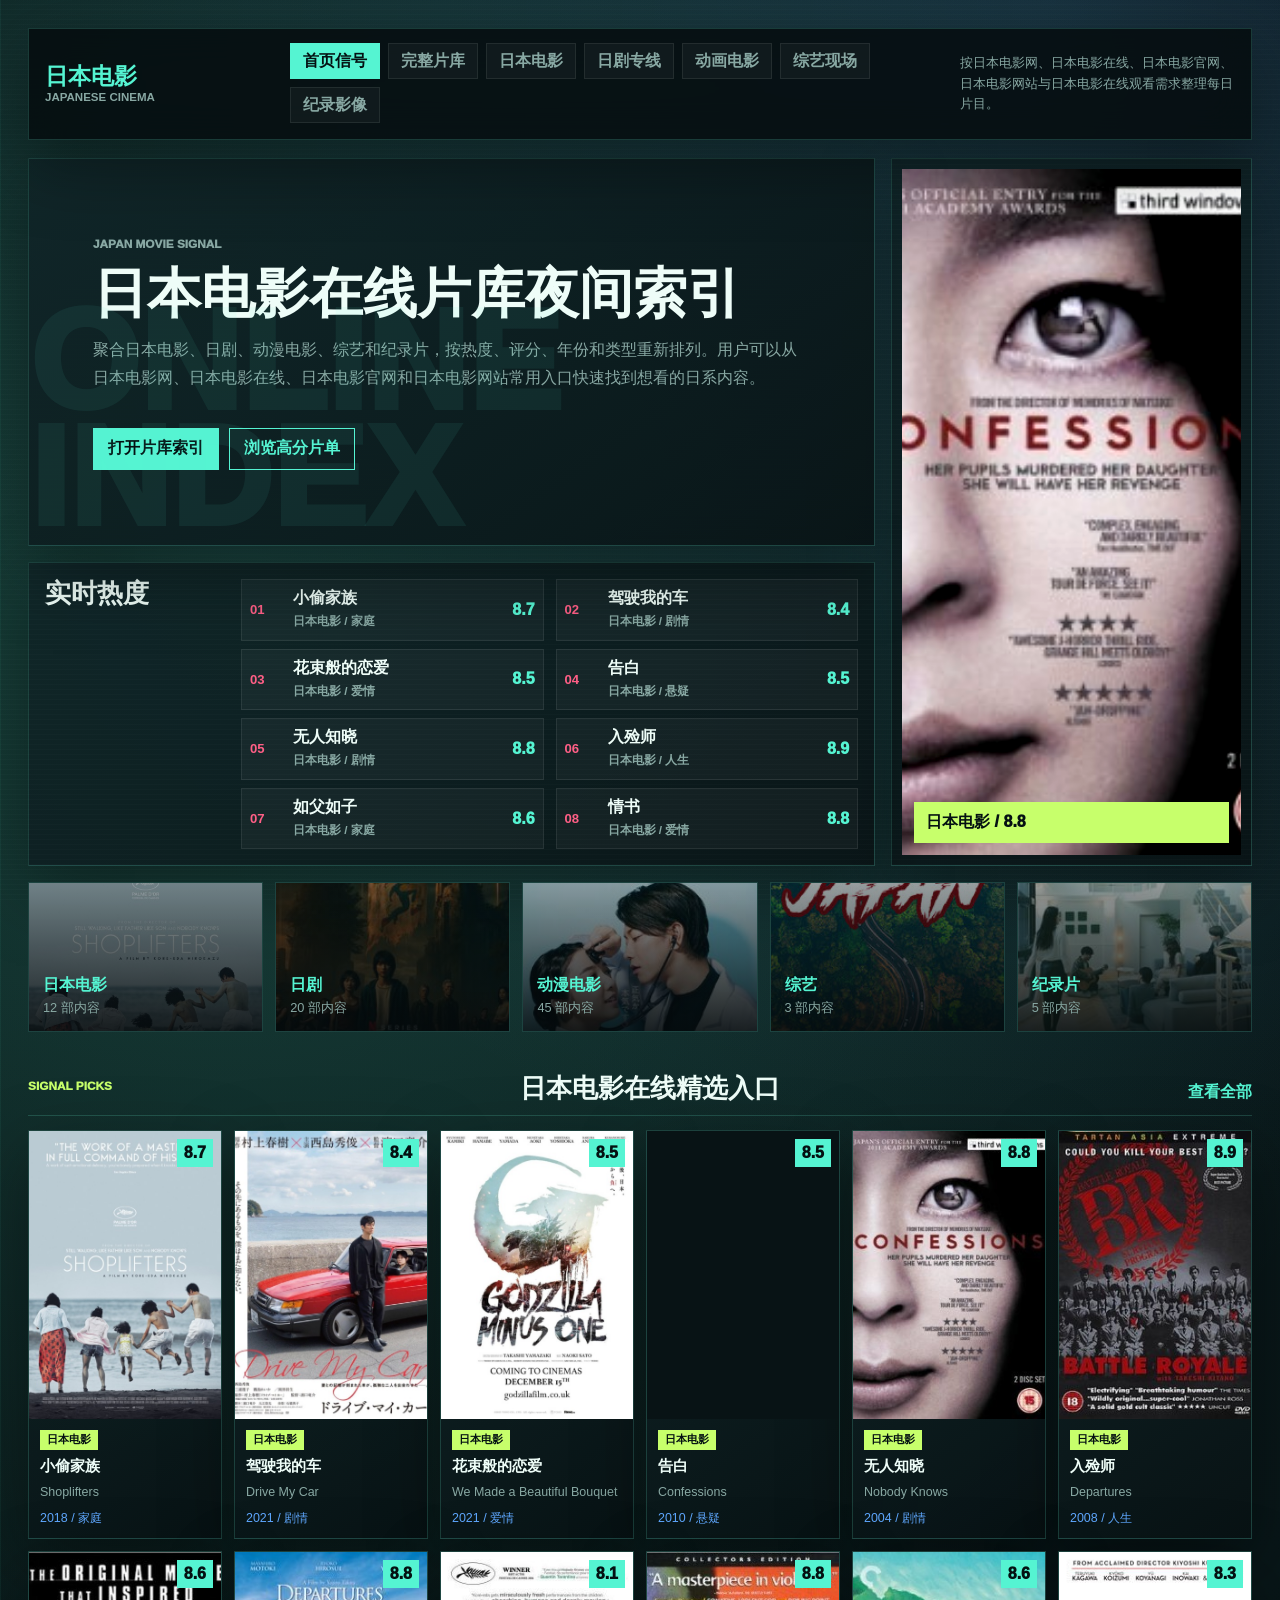
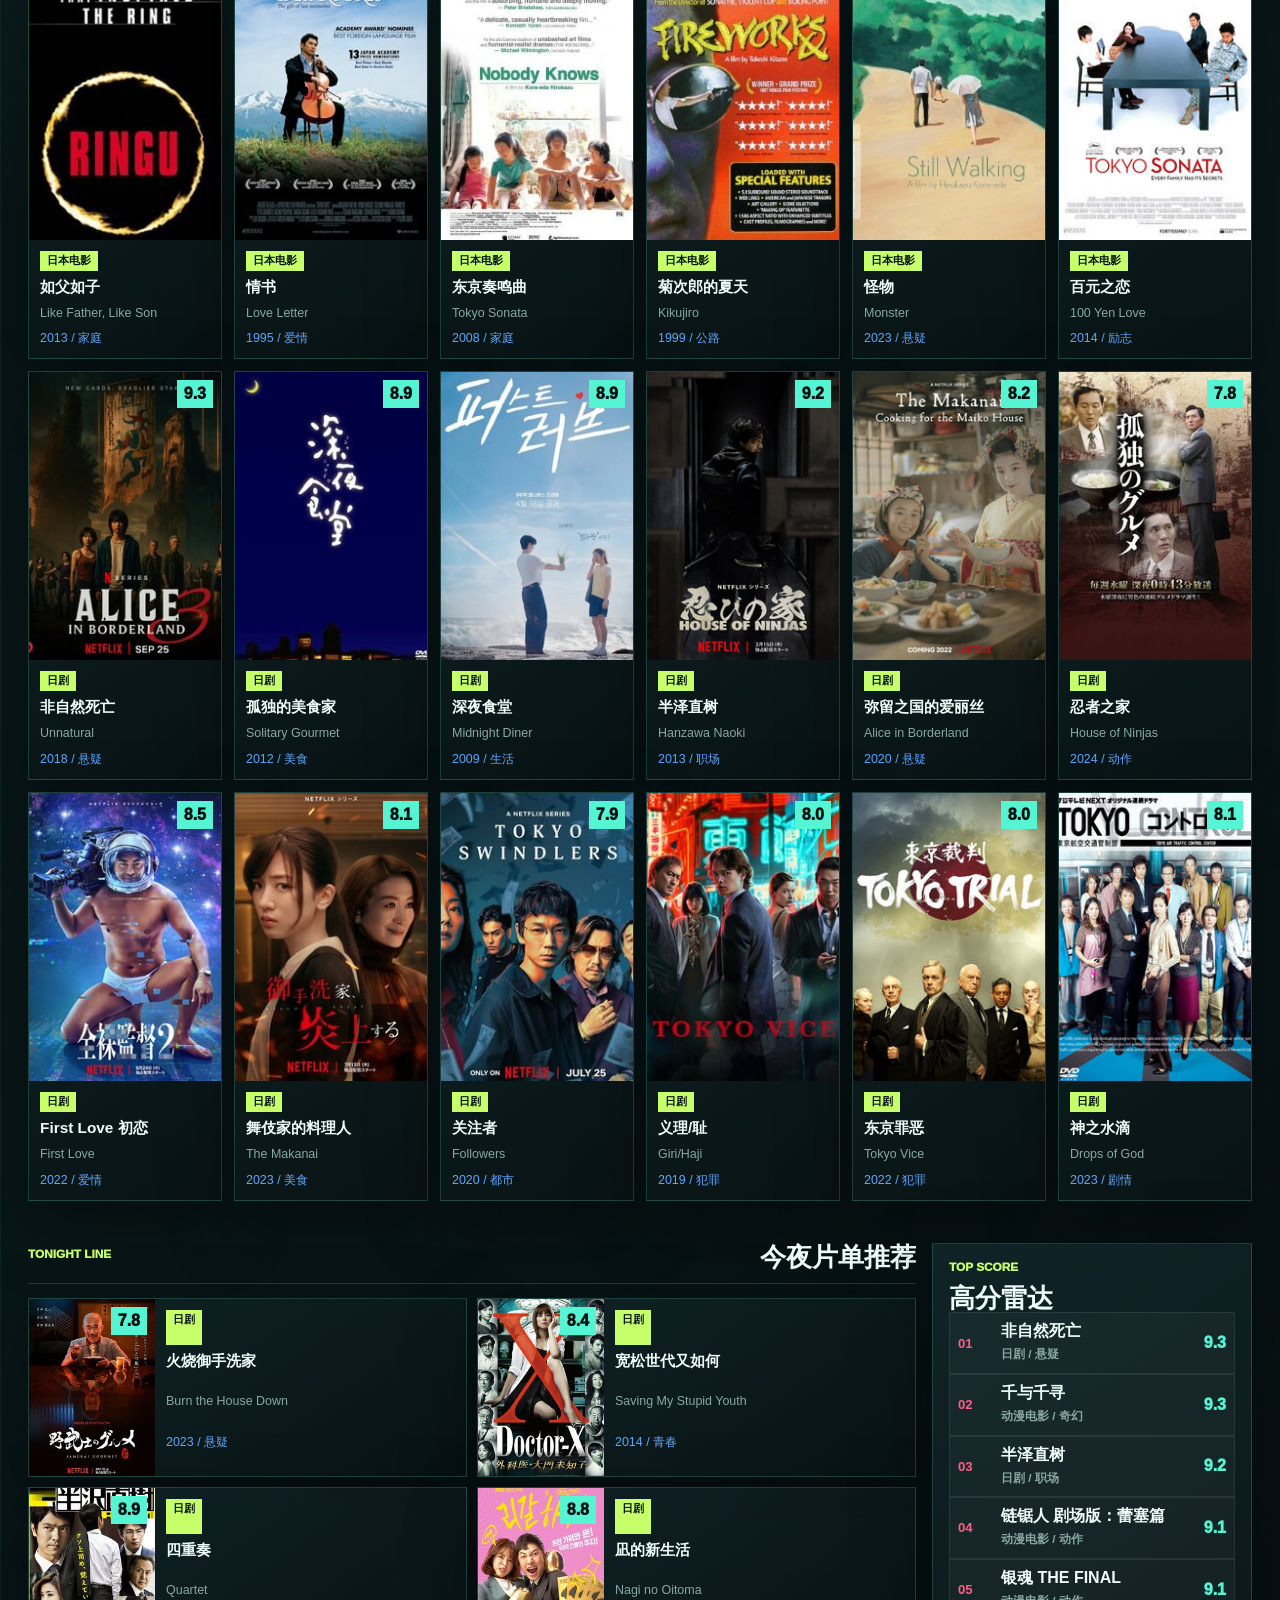
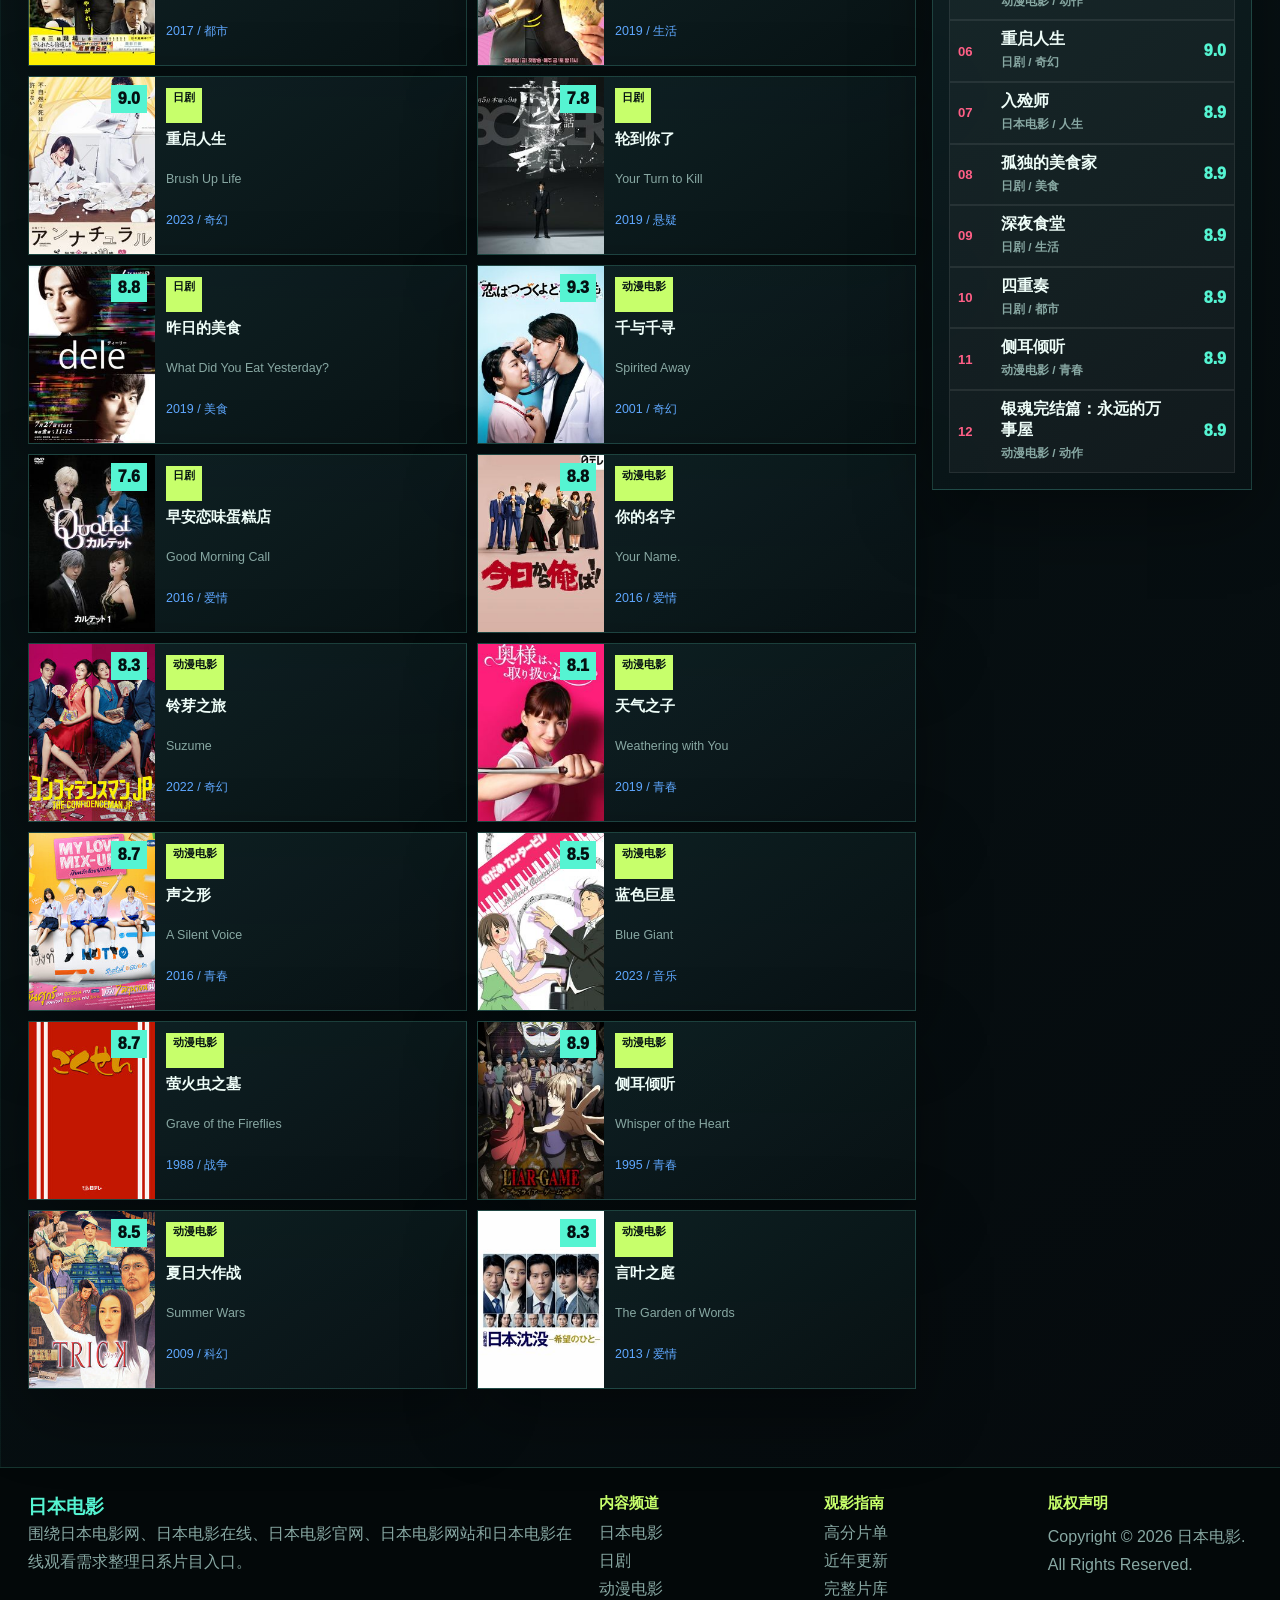
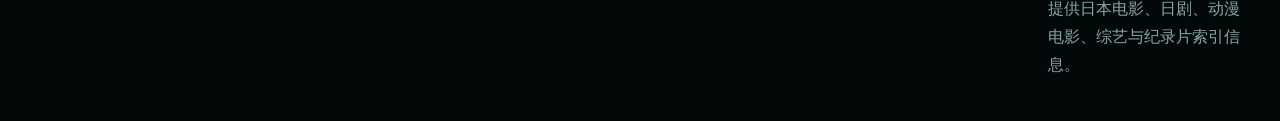
<file: index.html>
<!doctype html>
<html lang="zh-CN">
  <head>
    <meta charset="UTF-8" />
    <meta name="viewport" content="width=device-width, initial-scale=1.0" />
    <title>日本电影在线观看-海量资源库日系精品聚合-日本电影精彩视频高清在线观看平台</title>
    <meta name="keywords" content="日本电影,在线观看,海量资源,日本视频,精彩视频,观看平台,高清在线" />
    <meta name="description" content="日本电影在线观看是2026年全新升级的在线影院，聚合日本全分区海量影视资源，涵盖日剧、电影、动漫、综艺、纪录片等。支持多端同步访问，海量高清精彩视频每日更新，无需下载即可观看，全部免费开放。" />
    <link rel="stylesheet" href="./styles.css" />
  </head>
  <body data-page="home">
    <div class="site-shell">
      <aside class="side-nav">
        <a class="brand" href="./index.html"><strong>日本电影</strong><span>Japanese Cinema</span></a>
        <nav aria-label="主导航">
          <a class="active" href="./index.html">首页信号</a>
          <a href="./library.html">完整片库</a>
          <a href="./library.html?kind=日本电影">日本电影</a>
          <a href="./library.html?kind=日剧">日剧专线</a>
          <a href="./library.html?kind=动漫电影">动画电影</a>
          <a href="./library.html?kind=综艺">综艺现场</a>
          <a href="./library.html?kind=纪录片">纪录影像</a>
        </nav>
        <p>按日本电影网、日本电影在线、日本电影官网、日本电影网站与日本电影在线观看需求整理每日片目。</p>
      </aside>
      <main>
        <section class="hero">
          <div class="hero-copy">
            <p class="eyebrow">Japan Movie Signal</p>
            <h1>日本电影在线片库夜间索引</h1>
            <p>聚合日本电影、日剧、动漫电影、综艺和纪录片，按热度、评分、年份和类型重新排列。用户可以从日本电影网、日本电影在线、日本电影官网和日本电影网站常用入口快速找到想看的日系内容。</p>
            <div class="hero-actions">
              <a class="action" href="./library.html">打开片库索引</a>
              <a class="ghost" href="./library.html?sort=score">浏览高分片单</a>
            </div>
          </div>
          <div class="feature-poster" id="featurePoster"></div>
          <div class="ticker">
            <h2>实时热度</h2>
            <div id="tickerList"></div>
          </div>
        </section>
        <section class="type-rail" id="typeRail" aria-label="内容频道"></section>
        <section class="section vault-section">
          <div class="section-head">
            <p class="eyebrow">Signal Picks</p>
            <h2>日本电影在线精选入口</h2>
            <a href="./library.html">查看全部</a>
          </div>
          <div class="vault-grid" id="vaultGrid"></div>
        </section>
        <section class="section dual-section">
          <div>
            <div class="section-head">
              <p class="eyebrow">Tonight Line</p>
              <h2>今夜片单推荐</h2>
            </div>
            <div class="week-grid" id="weekGrid"></div>
          </div>
          <aside class="score-board">
            <p class="eyebrow">Top Score</p>
            <h2>高分雷达</h2>
            <div id="scoreRank"></div>
          </aside>
        </section>
      </main>
    </div>
    <footer class="footer">
      <div><strong>日本电影</strong><p>围绕日本电影网、日本电影在线、日本电影官网、日本电影网站和日本电影在线观看需求整理日系片目入口。</p></div>
      <div><h3>内容频道</h3><a href="./library.html?kind=日本电影">日本电影</a><a href="./library.html?kind=日剧">日剧</a><a href="./library.html?kind=动漫电影">动漫电影</a></div>
      <div><h3>观影指南</h3><a href="./library.html?sort=score">高分片单</a><a href="./library.html?sort=year">近年更新</a><a href="./library.html">完整片库</a></div>
      <div><h3>版权声明</h3><p>Copyright © 2026 日本电影. All Rights Reserved.</p><p>提供日本电影、日剧、动漫电影、综艺与纪录片索引信息。</p></div>
    </footer>
    <script src="./app.js"></script>
  </body>
</html>
</file>
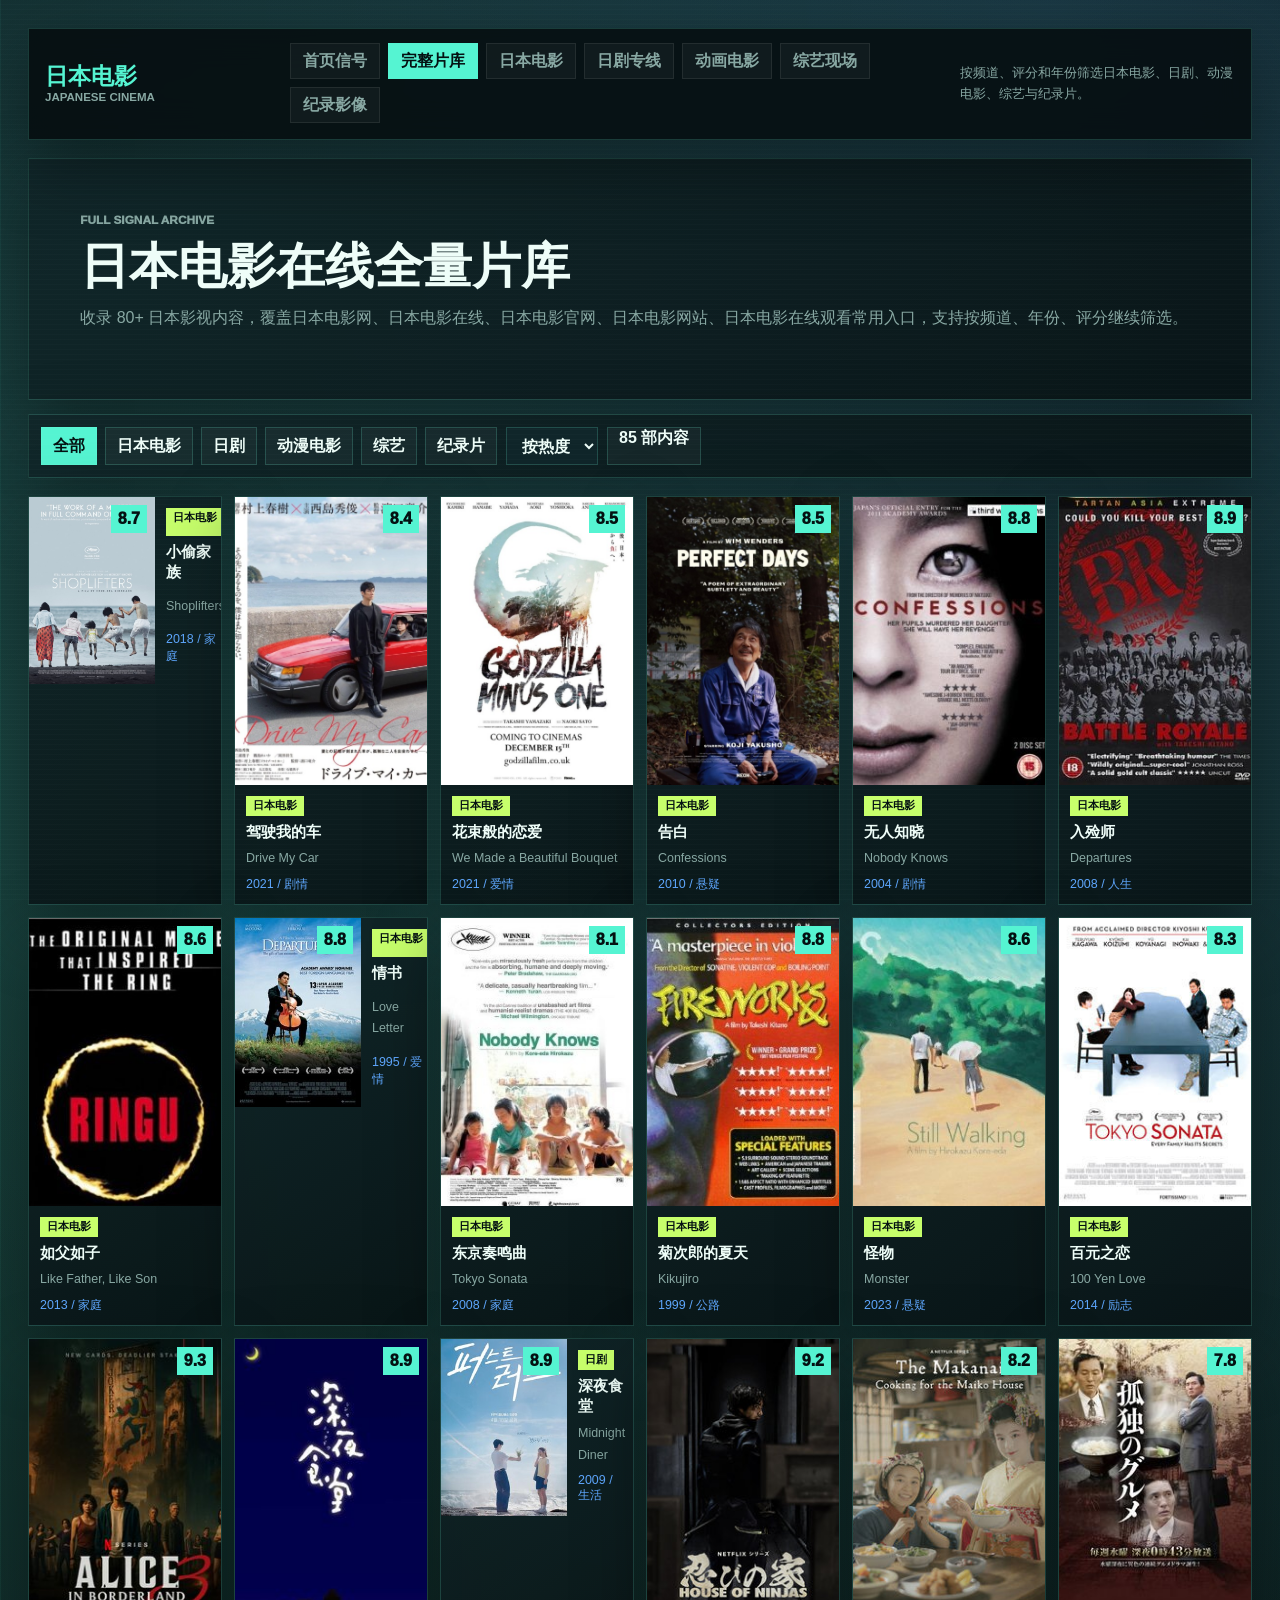
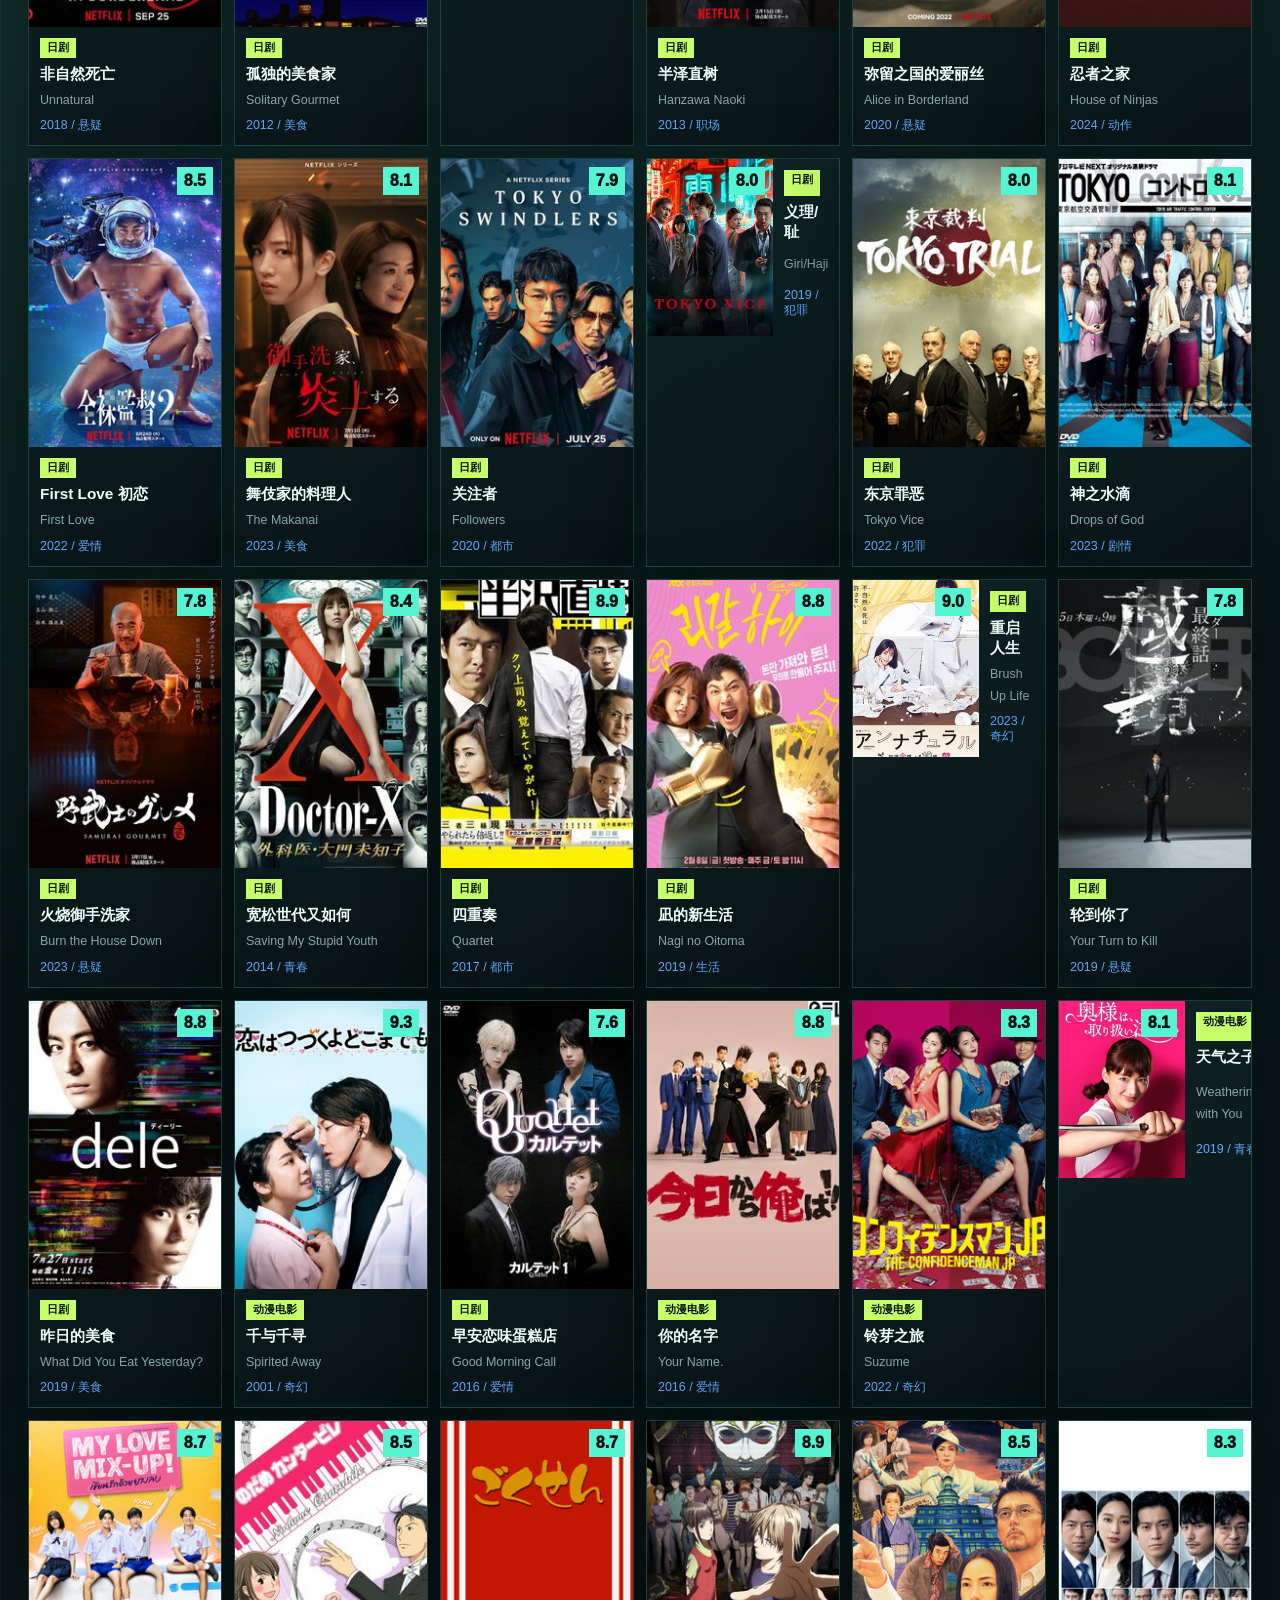
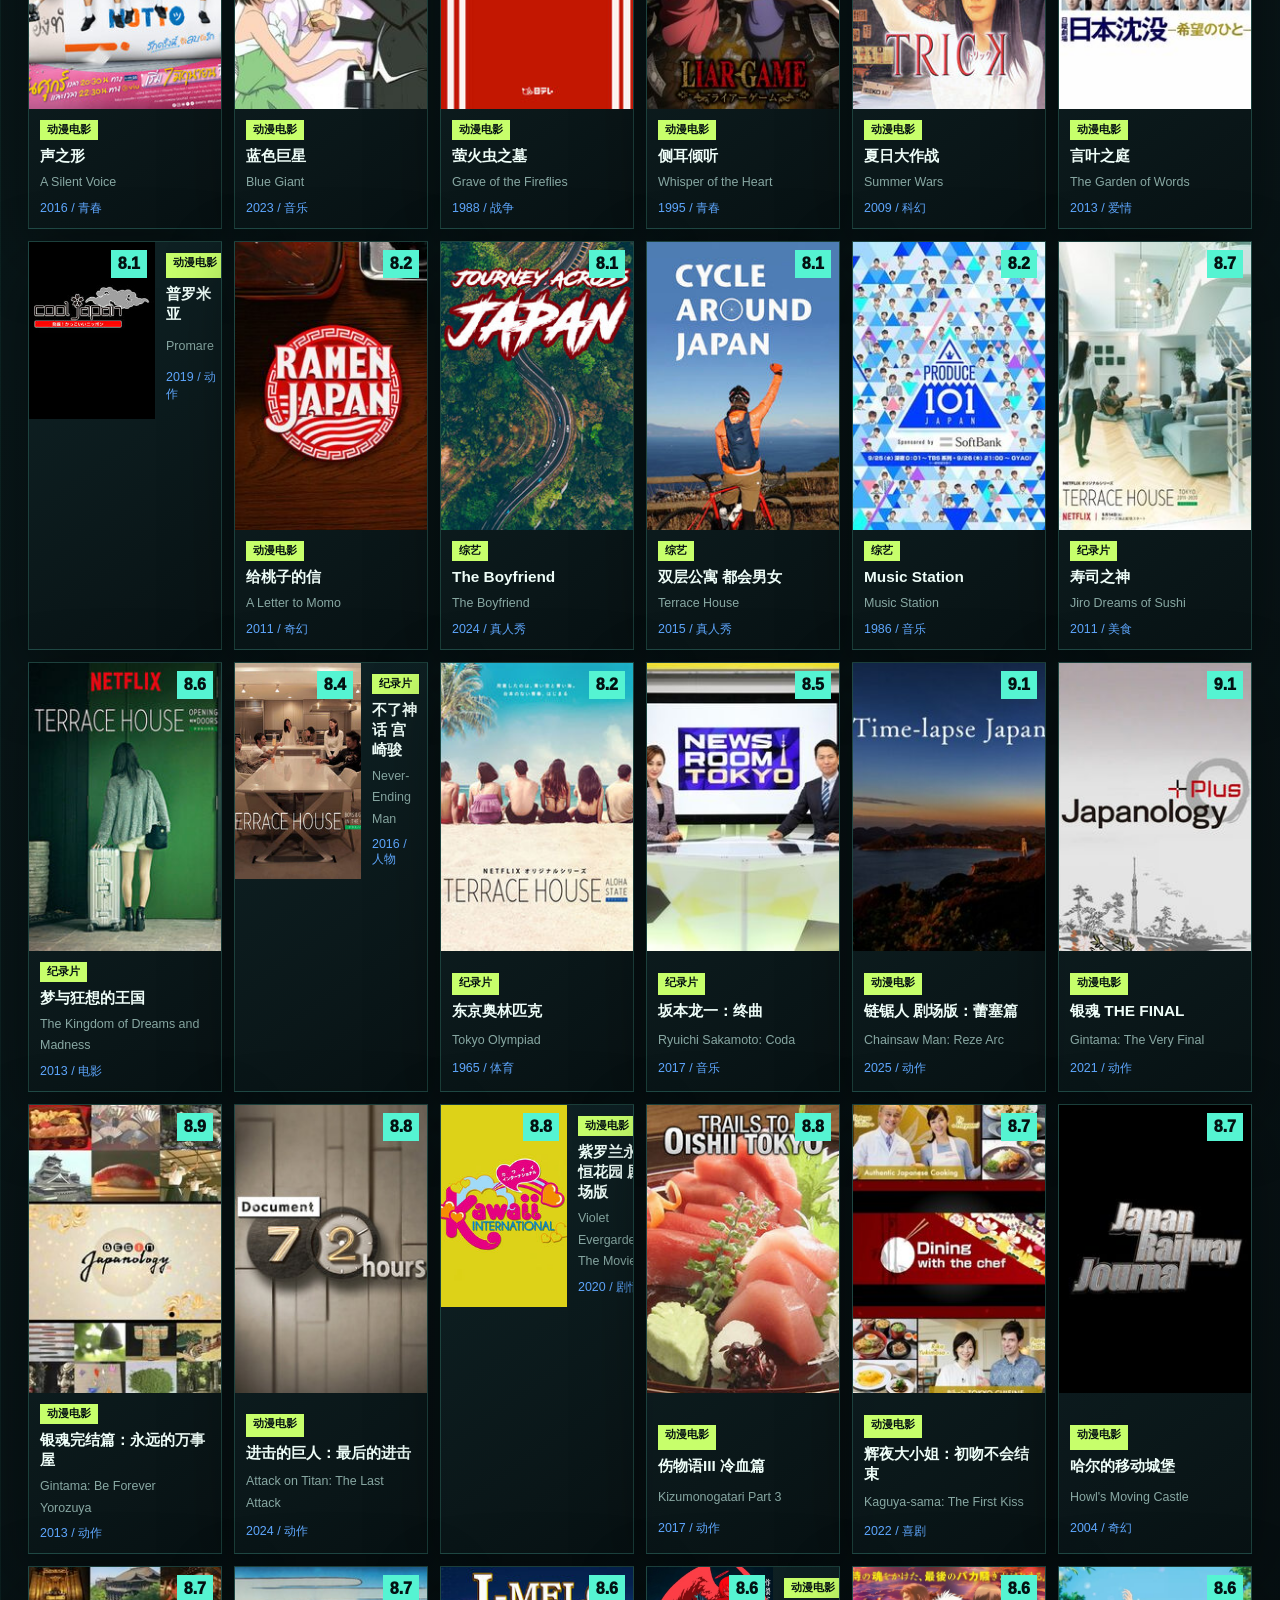
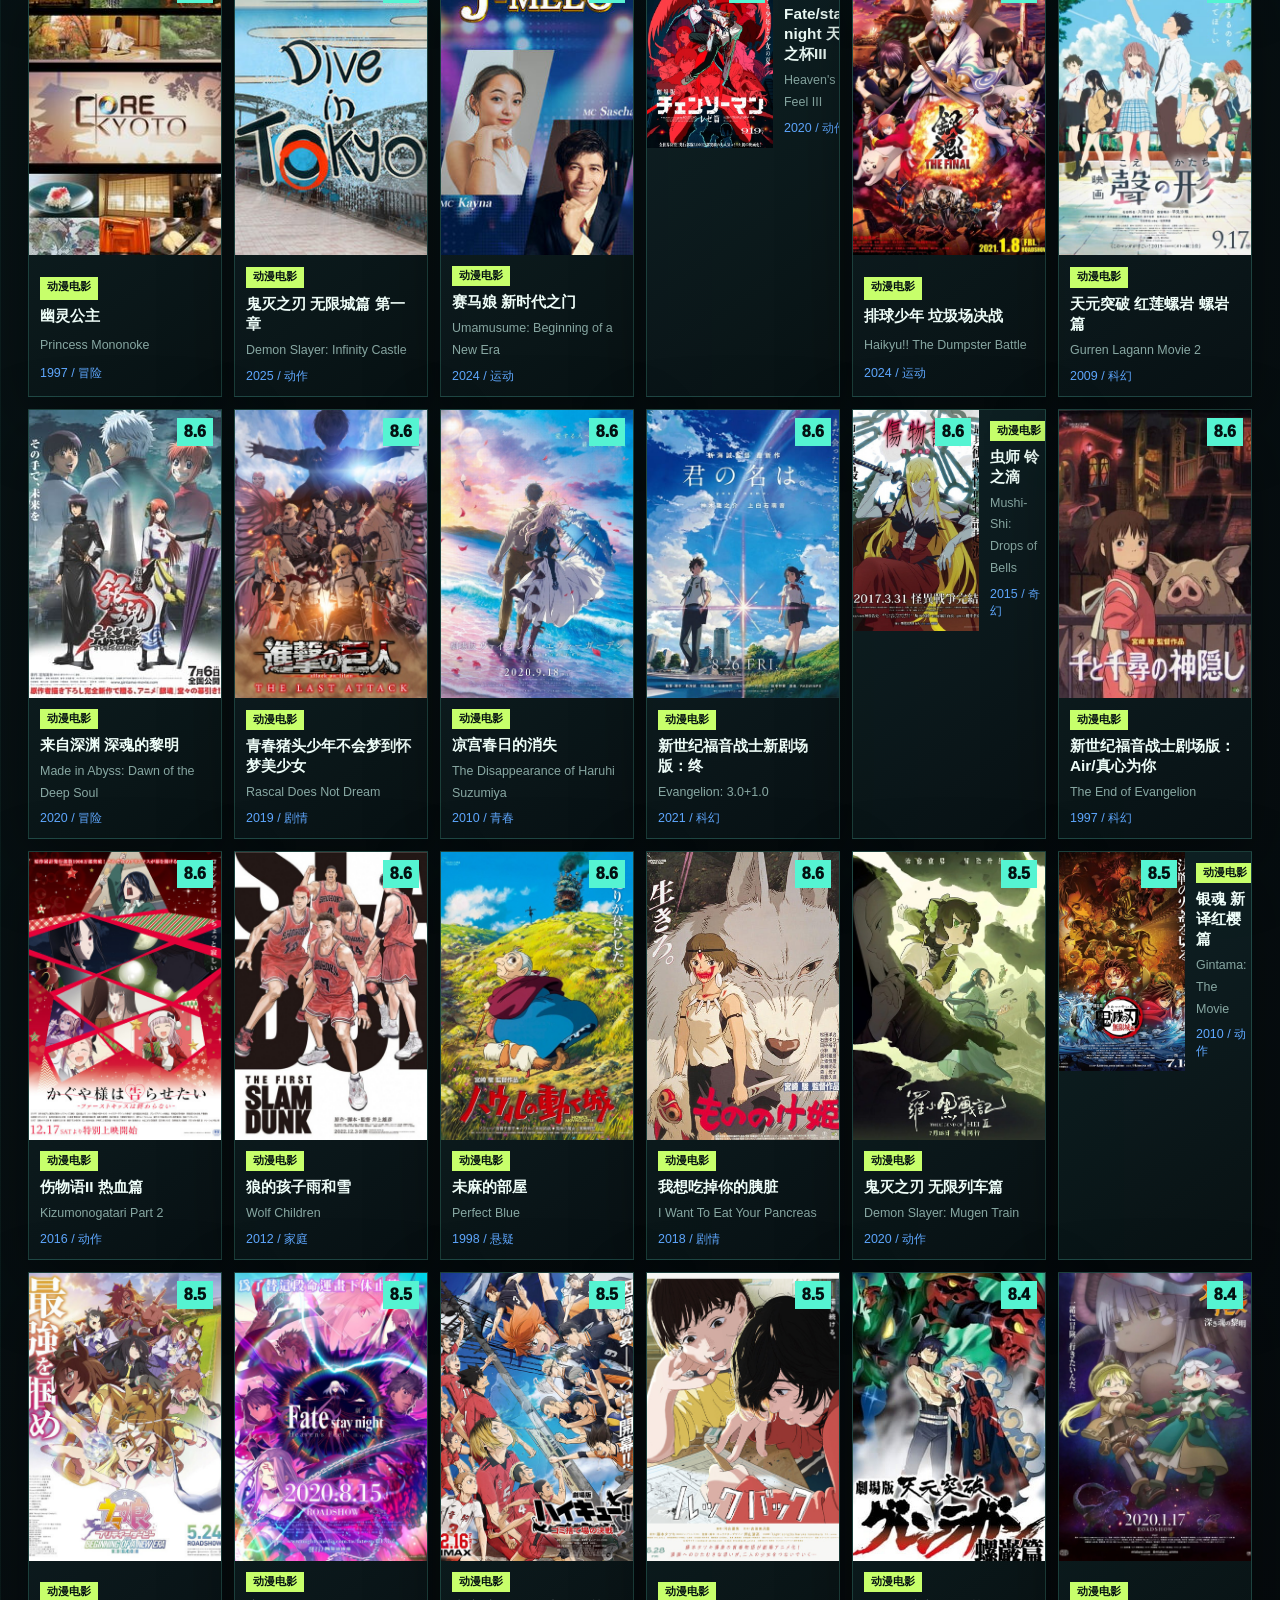
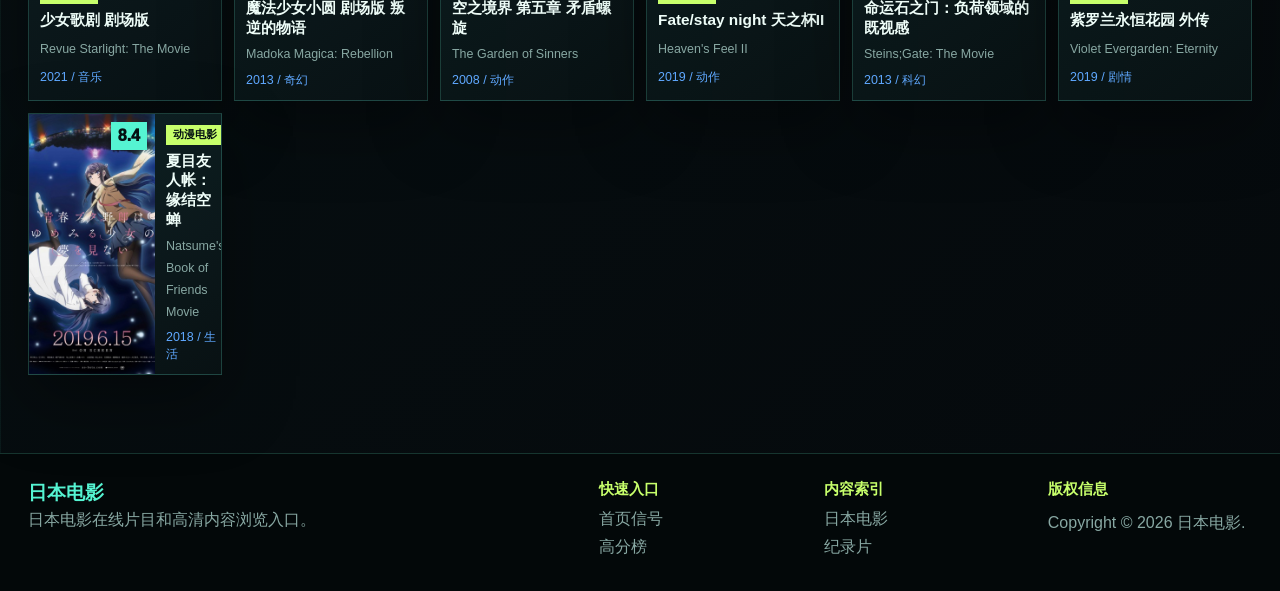
<file: library.html>
<!doctype html>
<html lang="zh-CN">
  <head>
    <meta charset="UTF-8" />
    <meta name="viewport" content="width=device-width, initial-scale=1.0" />
    <title>日本电影在线观看-海量资源库日系精品聚合-日本电影精彩视频高清在线观看平台</title>
    <meta name="keywords" content="日本电影,在线观看,海量资源,日本视频,精彩视频,观看平台,高清在线" />
    <meta name="description" content="日本电影在线观看是2026年全新升级的在线影院，聚合日本全分区海量影视资源，涵盖日剧、电影、动漫、综艺、纪录片等。支持多端同步访问，海量高清精彩视频每日更新，无需下载即可观看，全部免费开放。" />
    <link rel="stylesheet" href="./styles.css" />
  </head>
  <body data-page="library">
    <div class="site-shell">
      <aside class="side-nav">
        <a class="brand" href="./index.html"><strong>日本电影</strong><span>Japanese Cinema</span></a>
        <nav aria-label="主导航">
          <a href="./index.html">首页信号</a>
          <a class="active" href="./library.html">完整片库</a>
          <a href="./library.html?kind=日本电影">日本电影</a>
          <a href="./library.html?kind=日剧">日剧专线</a>
          <a href="./library.html?kind=动漫电影">动画电影</a>
          <a href="./library.html?kind=综艺">综艺现场</a>
          <a href="./library.html?kind=纪录片">纪录影像</a>
        </nav>
        <p>按频道、评分和年份筛选日本电影、日剧、动漫电影、综艺与纪录片。</p>
      </aside>
      <main>
        <section class="page-title">
          <p class="eyebrow">Full Signal Archive</p>
          <h1 id="libraryTitle">日本电影在线片库</h1>
          <p>收录 80+ 日本影视内容，覆盖日本电影网、日本电影在线、日本电影官网、日本电影网站、日本电影在线观看常用入口，支持按频道、年份、评分继续筛选。</p>
        </section>
        <section class="filters">
          <div id="filters"></div>
          <select id="sortSelect" aria-label="排序">
            <option value="hot">按热度</option>
            <option value="score">按评分</option>
            <option value="year">按年份</option>
          </select>
          <span id="resultCount">0 部内容</span>
        </section>
        <section class="section compact">
          <div class="vault-grid library-grid" id="libraryGrid"></div>
        </section>
      </main>
    </div>
    <footer class="footer">
      <div><strong>日本电影</strong><p>日本电影在线片目和高清内容浏览入口。</p></div>
      <div><h3>快速入口</h3><a href="./index.html">首页信号</a><a href="./library.html?sort=score">高分榜</a></div>
      <div><h3>内容索引</h3><a href="./library.html?kind=日本电影">日本电影</a><a href="./library.html?kind=纪录片">纪录片</a></div>
      <div><h3>版权信息</h3><p>Copyright © 2026 日本电影.</p></div>
    </footer>
    <script src="./app.js"></script>
  </body>
</html>
</file>
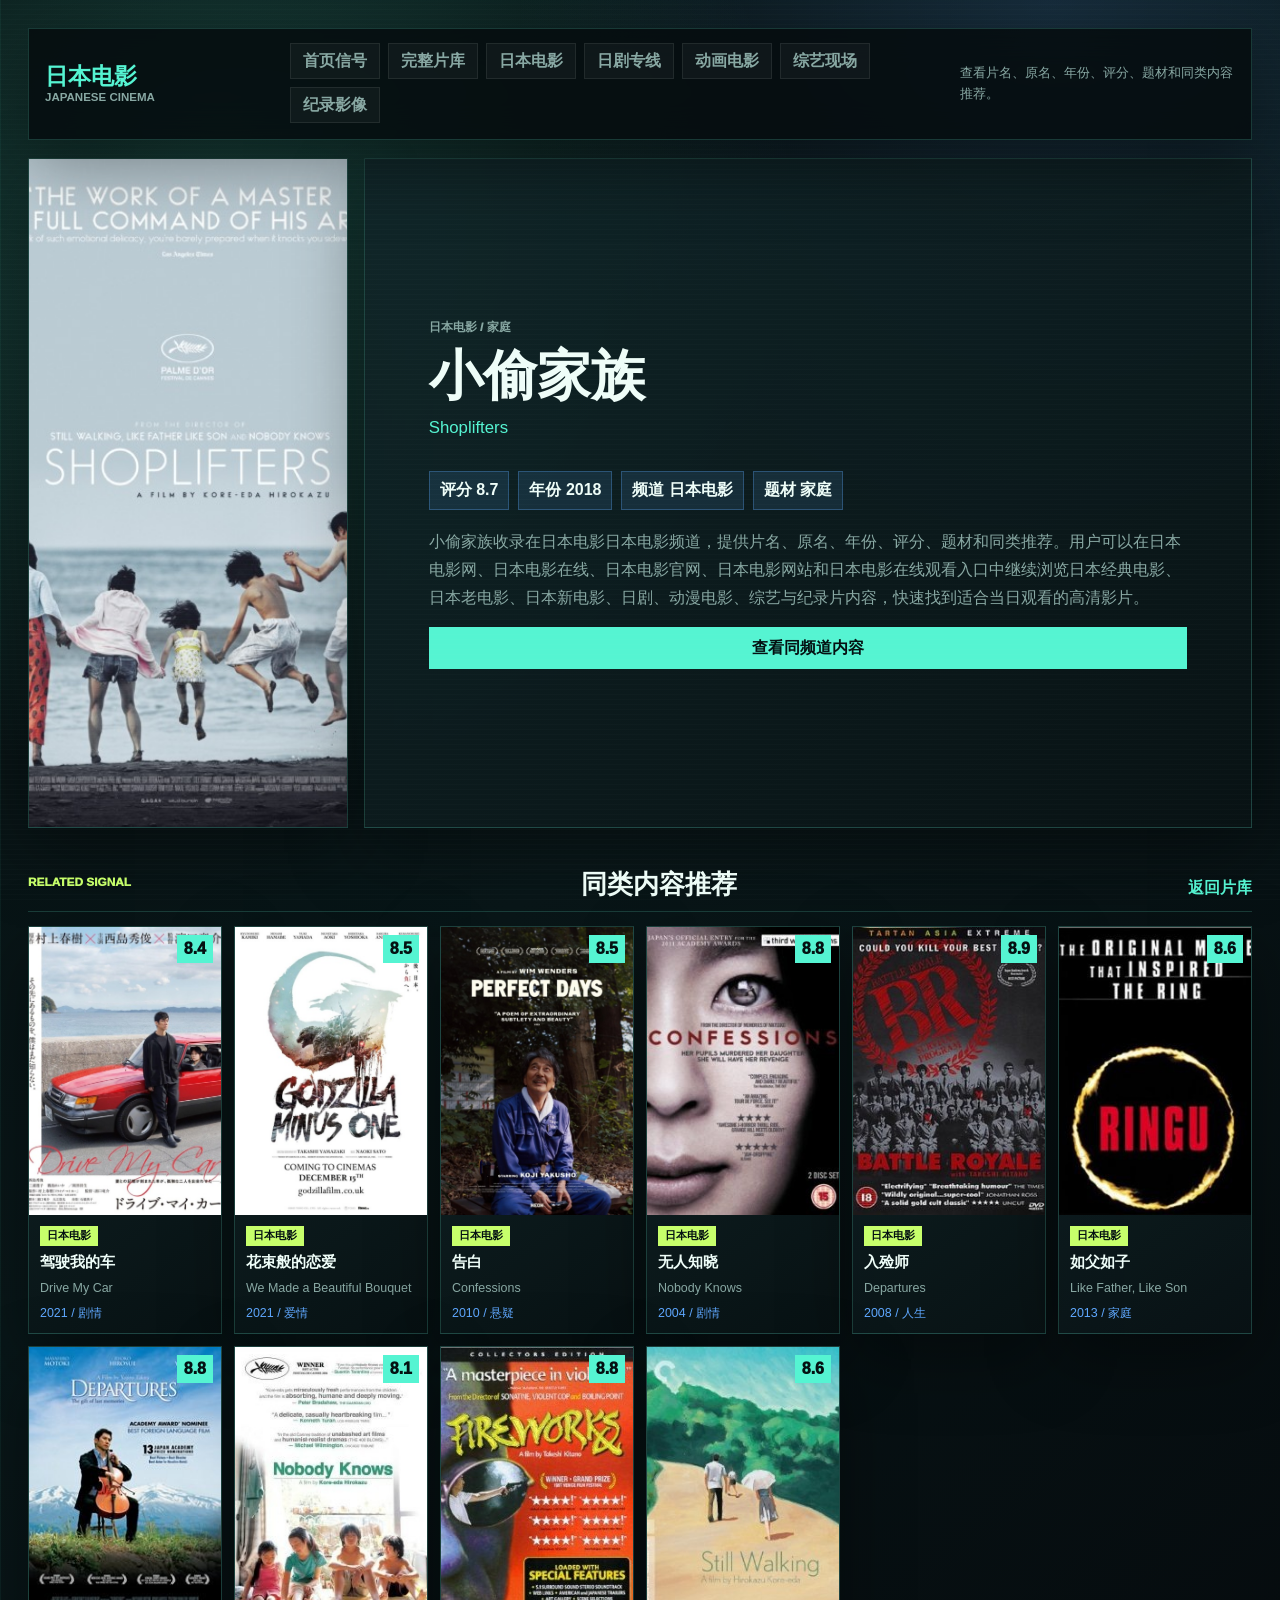
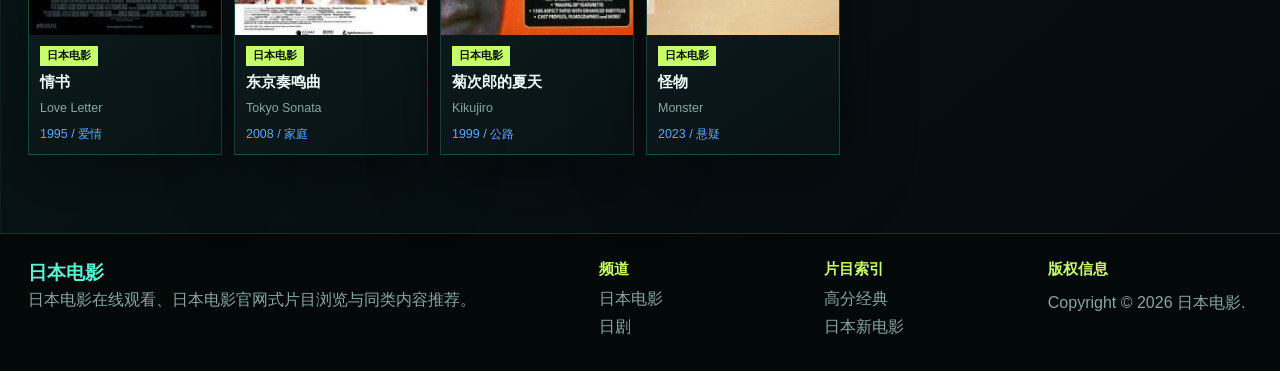
<file: movie.html>
<!doctype html>
<html lang="zh-CN">
  <head>
    <meta charset="UTF-8" />
    <meta name="viewport" content="width=device-width, initial-scale=1.0" />
    <title>日本电影在线观看-海量资源库日系精品聚合-日本电影精彩视频高清在线观看平台</title>
    <meta name="keywords" content="日本电影,在线观看,海量资源,日本视频,精彩视频,观看平台,高清在线" />
    <meta name="description" content="日本电影在线观看是2026年全新升级的在线影院，聚合日本全分区海量影视资源，涵盖日剧、电影、动漫、综艺、纪录片等。支持多端同步访问，海量高清精彩视频每日更新，无需下载即可观看，全部免费开放。" />
    <link rel="stylesheet" href="./styles.css" />
  </head>
  <body data-page="detail">
    <div class="site-shell">
      <aside class="side-nav">
        <a class="brand" href="./index.html"><strong>日本电影</strong><span>Japanese Cinema</span></a>
        <nav aria-label="主导航">
          <a href="./index.html">首页信号</a>
          <a href="./library.html">完整片库</a>
          <a href="./library.html?kind=日本电影">日本电影</a>
          <a href="./library.html?kind=日剧">日剧专线</a>
          <a href="./library.html?kind=动漫电影">动画电影</a>
          <a href="./library.html?kind=综艺">综艺现场</a>
          <a href="./library.html?kind=纪录片">纪录影像</a>
        </nav>
        <p>查看片名、原名、年份、评分、题材和同类内容推荐。</p>
      </aside>
      <main>
        <section class="detail" id="detailRoot"></section>
        <section class="section">
          <div class="section-head">
            <p class="eyebrow">Related Signal</p>
            <h2>同类内容推荐</h2>
            <a href="./library.html">返回片库</a>
          </div>
          <div class="vault-grid related-grid" id="relatedGrid"></div>
        </section>
      </main>
    </div>
    <footer class="footer">
      <div><strong>日本电影</strong><p>日本电影在线观看、日本电影官网式片目浏览与同类内容推荐。</p></div>
      <div><h3>频道</h3><a href="./library.html?kind=日本电影">日本电影</a><a href="./library.html?kind=日剧">日剧</a></div>
      <div><h3>片目索引</h3><a href="./library.html?sort=score">高分经典</a><a href="./library.html?sort=year">日本新电影</a></div>
      <div><h3>版权信息</h3><p>Copyright © 2026 日本电影.</p></div>
    </footer>
    <script src="./app.js"></script>
  </body>
</html>
</file>
<file: styles.css>
:root {
  color-scheme: dark;
  font-family: "Microsoft YaHei UI", "PingFang SC", "Noto Sans SC", Arial, sans-serif;
  --bg: #071011;
  --panel: rgba(13, 29, 32, .88);
  --panel-2: rgba(18, 43, 47, .78);
  --ink: #eefdf8;
  --muted: #88a8a3;
  --line: rgba(113, 255, 222, .18);
  --line-2: rgba(255,255,255,.08);
  --cyan: #55f4d2;
  --blue: #5fa8ff;
  --lime: #c7ff6b;
  --hot: #ff5f86;
  --shadow: 0 24px 70px rgba(0, 0, 0, .38);
}

* { box-sizing: border-box; }
html { scroll-behavior: smooth; }
body {
  margin: 0;
  min-height: 100vh;
  color: var(--ink);
  background:
    linear-gradient(90deg, rgba(85,244,210,.06) 1px, transparent 1px 74px),
    linear-gradient(0deg, rgba(85,244,210,.045) 1px, transparent 1px 74px),
    radial-gradient(circle at 18% 12%, rgba(85,244,210,.22), transparent 28%),
    radial-gradient(circle at 82% 0%, rgba(95,168,255,.16), transparent 24%),
    linear-gradient(140deg, #071011 0%, #091719 44%, #05090c 100%);
}
body::before {
  content: "";
  position: fixed;
  inset: 0;
  pointer-events: none;
  background: repeating-linear-gradient(0deg, rgba(255,255,255,.025) 0 1px, transparent 1px 5px);
  opacity: .7;
}
a { color: inherit; text-decoration: none; }
img { display: block; width: 100%; }
h1, h2, h3, p, figure { margin-top: 0; }
button, select { font: inherit; }

.site-shell {
  width: min(1720px, 100%);
  margin: 0 auto;
  padding: clamp(14px, 2.2vw, 28px);
}
.side-nav {
  position: sticky;
  top: 0;
  z-index: 5;
  min-height: auto;
  height: auto;
  display: grid;
  grid-template-columns: minmax(170px, .35fr) minmax(0, 1fr) minmax(230px, .42fr);
  gap: 16px;
  align-items: center;
  margin-bottom: 18px;
  padding: 14px 16px;
  background: rgba(5, 12, 14, .86);
  border: 1px solid var(--line);
  backdrop-filter: blur(18px);
  box-shadow: var(--shadow);
}
.brand {
  display: grid;
  gap: 2px;
  min-width: 0;
}
.brand strong {
  color: var(--cyan);
  font-size: 1.42rem;
  line-height: 1.05;
  letter-spacing: 0;
}
.brand span {
  color: var(--muted);
  font-size: .72rem;
  font-weight: 900;
  text-transform: uppercase;
  letter-spacing: 0;
}
.side-nav nav {
  display: flex;
  flex-wrap: wrap;
  gap: 8px;
  overflow: visible;
  padding-bottom: 2px;
}
.side-nav nav a {
  min-height: 36px;
  display: inline-flex;
  align-items: center;
  white-space: nowrap;
  padding: 0 12px;
  color: var(--muted);
  background: rgba(255,255,255,.035);
  border: 1px solid var(--line-2);
  font-weight: 850;
}
.side-nav nav a.active,
.side-nav nav a:hover {
  color: #041112;
  background: var(--cyan);
  border-color: var(--cyan);
}
.side-nav p {
  margin: 0;
  color: var(--muted);
  line-height: 1.58;
  font-size: .82rem;
}

.hero {
  display: grid;
  grid-template-columns: minmax(0, 1.08fr) minmax(300px, .46fr);
  grid-template-areas:
    "copy poster"
    "ticker poster";
  gap: 16px;
}
.hero-copy,
.ticker,
.feature-poster,
.score-board,
.page-title,
.filters,
.detail-copy,
.poster-card,
.strip-card,
.detail-poster {
  background: linear-gradient(145deg, rgba(16, 37, 40, .9), rgba(8, 18, 20, .9));
  border: 1px solid var(--line);
  box-shadow: var(--shadow);
}
.hero-copy {
  grid-area: copy;
  min-height: 388px;
  position: relative;
  overflow: hidden;
  display: grid;
  align-content: center;
  padding: clamp(26px, 5vw, 76px);
}
.hero-copy::before {
  content: "ONLINE INDEX";
  position: absolute;
  right: 20px;
  bottom: 10px;
  color: rgba(85,244,210,.07);
  font-size: clamp(4rem, 11vw, 11rem);
  font-weight: 950;
  line-height: .82;
}
.eyebrow {
  margin-bottom: 10px;
  color: var(--lime);
  font-size: .74rem;
  font-weight: 950;
  text-transform: uppercase;
  letter-spacing: 0;
}
h1 {
  max-width: 980px;
  margin-bottom: 14px;
  color: var(--ink);
  font-size: clamp(2.25rem, 4.25vw, 4.25rem);
  line-height: 1.06;
  letter-spacing: 0;
}
h2 {
  margin-bottom: 0;
  color: var(--ink);
  font-size: clamp(1.28rem, 2vw, 2.1rem);
  line-height: 1.12;
}
.hero-copy p,
.page-title p,
.poster-card p,
.strip-card p,
.footer p,
.detail-copy p,
.ledger-row small {
  color: var(--muted);
  line-height: 1.74;
}
.hero-actions { display: flex; flex-wrap: wrap; gap: 10px; margin-top: 20px; }
.action,
.ghost {
  min-height: 42px;
  display: inline-flex;
  align-items: center;
  justify-content: center;
  padding: 0 14px;
  border: 1px solid var(--cyan);
  font-weight: 950;
}
.action { color: #041112; background: var(--cyan); }
.ghost { color: var(--cyan); background: transparent; }

.feature-poster {
  grid-area: poster;
  min-height: 636px;
  padding: 10px;
  overflow: hidden;
}
.feature-poster a {
  position: relative;
  display: block;
  height: 100%;
}
.feature-poster img {
  height: 100%;
  object-fit: cover;
  filter: saturate(1.08) contrast(1.08);
}
.feature-poster span {
  position: absolute;
  left: 12px;
  right: 12px;
  bottom: 12px;
  padding: 10px 12px;
  color: #041112;
  background: var(--lime);
  font-weight: 950;
}

.ticker {
  grid-area: ticker;
  min-height: 232px;
  padding: 16px;
  display: grid;
  grid-template-columns: 180px minmax(0, 1fr);
  gap: 16px;
  align-items: start;
}
#tickerList {
  display: grid;
  grid-template-columns: repeat(2, minmax(220px, 1fr));
  gap: 8px 12px;
}
.ledger-row {
  min-height: 56px;
  display: grid;
  grid-template-columns: 34px minmax(0, 1fr) 42px;
  align-items: center;
  gap: 9px;
  padding: 8px;
  background: rgba(255,255,255,.035);
  border: 1px solid var(--line-2);
}
.ledger-row b { color: var(--hot); font-size: .82rem; }
.ledger-row span {
  min-width: 0;
  display: grid;
  gap: 2px;
  font-weight: 900;
}
.ledger-row small {
  white-space: nowrap;
  overflow: hidden;
  text-overflow: ellipsis;
  font-size: .74rem;
}
.ledger-row i {
  justify-self: end;
  color: var(--cyan);
  font-style: normal;
  font-weight: 950;
}

.type-rail {
  display: grid;
  grid-template-columns: repeat(5, minmax(0, 1fr));
  gap: 12px;
  margin-top: 16px;
}
.type-rail a {
  min-height: 150px;
  position: relative;
  overflow: hidden;
  display: grid;
  align-content: end;
  gap: 4px;
  padding: 14px;
  border: 1px solid var(--line);
  background: rgba(10, 24, 27, .86);
}
.type-rail img {
  position: absolute;
  inset: 0;
  height: 100%;
  object-fit: cover;
  opacity: .64;
}
.type-rail a::after {
  content: "";
  position: absolute;
  inset: 0;
  background: linear-gradient(180deg, rgba(4,10,12,.08), rgba(4,10,12,.86));
}
.type-rail strong,
.type-rail span {
  position: relative;
  z-index: 1;
}
.type-rail strong { color: var(--cyan); font-size: 1.02rem; }
.type-rail span { color: var(--muted); font-size: .8rem; }

.section { padding-top: 42px; }
.section.compact { padding-top: 18px; }
.section-head {
  display: flex;
  align-items: end;
  justify-content: space-between;
  gap: 14px;
  margin-bottom: 14px;
  padding-bottom: 12px;
  border-bottom: 1px solid var(--line);
}
.section-head a {
  color: var(--cyan);
  font-weight: 950;
}
.vault-grid {
  display: grid;
  grid-template-columns: repeat(auto-fill, minmax(166px, 1fr));
  gap: 12px;
}
.library-grid { grid-template-columns: repeat(auto-fill, minmax(178px, 1fr)); }

.poster-card,
.strip-card {
  min-width: 0;
  overflow: hidden;
}
.poster-card a { display: grid; height: 100%; }
.poster-card figure,
.strip-card figure {
  position: relative;
  margin: 0;
  overflow: hidden;
  background: #081315;
}
.poster-card figure { aspect-ratio: 2 / 3; }
.poster-card img,
.strip-card img {
  height: 100%;
  object-fit: cover;
  transition: transform .25s ease, filter .25s ease;
}
.poster-card:hover img,
.strip-card:hover img { transform: scale(1.04); filter: saturate(1.18) contrast(1.06); }
figcaption {
  position: absolute;
  right: 8px;
  top: 8px;
  padding: 5px 7px;
  color: #041112;
  background: var(--cyan);
  font-weight: 950;
}
.poster-card div,
.strip-card div {
  display: grid;
  gap: 6px;
  padding: 11px;
}
.poster-card span,
.strip-card span {
  width: max-content;
  max-width: 100%;
  padding: 3px 7px;
  color: #041112;
  background: var(--lime);
  font-size: .68rem;
  font-weight: 950;
}
.poster-card h3,
.strip-card h3 { margin-bottom: 0; font-size: .96rem; line-height: 1.3; }
.poster-card p,
.strip-card p { margin: 0; font-size: .78rem; }
.poster-card em,
.strip-card em { color: var(--blue); font-style: normal; font-size: .78rem; }

.dual-section {
  display: grid;
  grid-template-columns: minmax(0, 1fr) minmax(320px, .34fr);
  gap: 16px;
}
.week-grid {
  display: grid;
  grid-template-columns: repeat(2, minmax(0, 1fr));
  gap: 10px;
}
.strip-card a {
  display: grid;
  grid-template-columns: 126px minmax(0, 1fr);
  min-height: 108px;
}
.strip-card figure { aspect-ratio: auto; height: 100%; }
.score-board { align-self: start; padding: 16px; }

.page-title {
  margin-top: 8px;
  padding: clamp(22px, 4vw, 54px);
}
.page-title h1 { margin-bottom: 12px; font-size: clamp(2.1rem, 3.8vw, 4rem); }
.filters {
  margin-top: 14px;
  padding: 12px;
  display: flex;
  flex-wrap: wrap;
  gap: 9px;
  align-items: center;
}
.filters > div { display: flex; flex-wrap: wrap; gap: 8px; }
.filters button,
.filters select,
.filters span {
  min-height: 38px;
  padding: 0 11px;
  color: var(--ink);
  background: rgba(255,255,255,.04);
  border: 1px solid var(--line);
  font-weight: 850;
}
.filters button.active,
.filters button:hover {
  color: #041112;
  background: var(--cyan);
}
.filters select { color: var(--ink); background: #10262a; }
.filters option { color: #111; }

.detail {
  min-height: 670px;
  display: grid;
  grid-template-columns: minmax(290px, .36fr) minmax(0, 1fr);
  gap: 16px;
}
.detail-poster { margin: 0; overflow: hidden; }
.detail-poster img { height: 100%; object-fit: cover; }
.detail-copy {
  padding: clamp(24px, 5vw, 70px);
  display: grid;
  align-content: center;
}
.detail-copy .sub {
  margin-top: -6px;
  color: var(--cyan);
  font-size: 1.05rem;
}
.facts {
  display: flex;
  flex-wrap: wrap;
  gap: 9px;
  margin: 12px 0 18px;
}
.facts span {
  padding: 8px 10px;
  color: var(--ink);
  background: rgba(95,168,255,.12);
  border: 1px solid rgba(95,168,255,.3);
  font-weight: 850;
}

.footer {
  width: min(1720px, 100%);
  margin: 50px auto 0;
  padding: 26px clamp(14px, 2.2vw, 28px);
  display: grid;
  grid-template-columns: 1.35fr repeat(3, minmax(150px, .5fr));
  gap: 20px;
  background: #030809;
  border-top: 1px solid var(--line);
}
.footer strong { color: var(--cyan); font-size: 1.16rem; }
.footer h3 { color: var(--lime); margin-bottom: 10px; font-size: .94rem; }
.footer a { display: block; color: var(--muted); margin: 7px 0; }

@media (max-width: 1180px) {
  .side-nav { grid-template-columns: 1fr; }
  .hero {
    grid-template-columns: minmax(0, 1fr) minmax(280px, .45fr);
    grid-template-areas:
      "copy poster"
      "ticker ticker";
  }
  #tickerList { grid-template-columns: repeat(2, minmax(0, 1fr)); }
}
@media (max-width: 860px) {
  .site-shell { padding: 12px; }
  .hero, .dual-section, .detail { grid-template-columns: 1fr; }
  .hero { grid-template-areas: "copy" "poster" "ticker"; }
  .feature-poster { min-height: auto; height: min(560px, 112vw); }
  .ticker { grid-template-columns: 1fr; }
  .type-rail { grid-template-columns: repeat(2, minmax(0, 1fr)); }
  .week-grid { grid-template-columns: 1fr; }
  .footer { grid-template-columns: 1fr; }
  h1 { font-size: clamp(2rem, 12vw, 3.35rem); }
}
@media (max-width: 520px) {
  .type-rail { grid-template-columns: 1fr; }
  #tickerList { grid-template-columns: 1fr; }
  .strip-card a { grid-template-columns: 112px minmax(0, 1fr); }
  .vault-grid, .library-grid { grid-template-columns: repeat(2, minmax(0, 1fr)); gap: 10px; }
  .poster-card div, .strip-card div { padding: 9px; }
}
</file>
